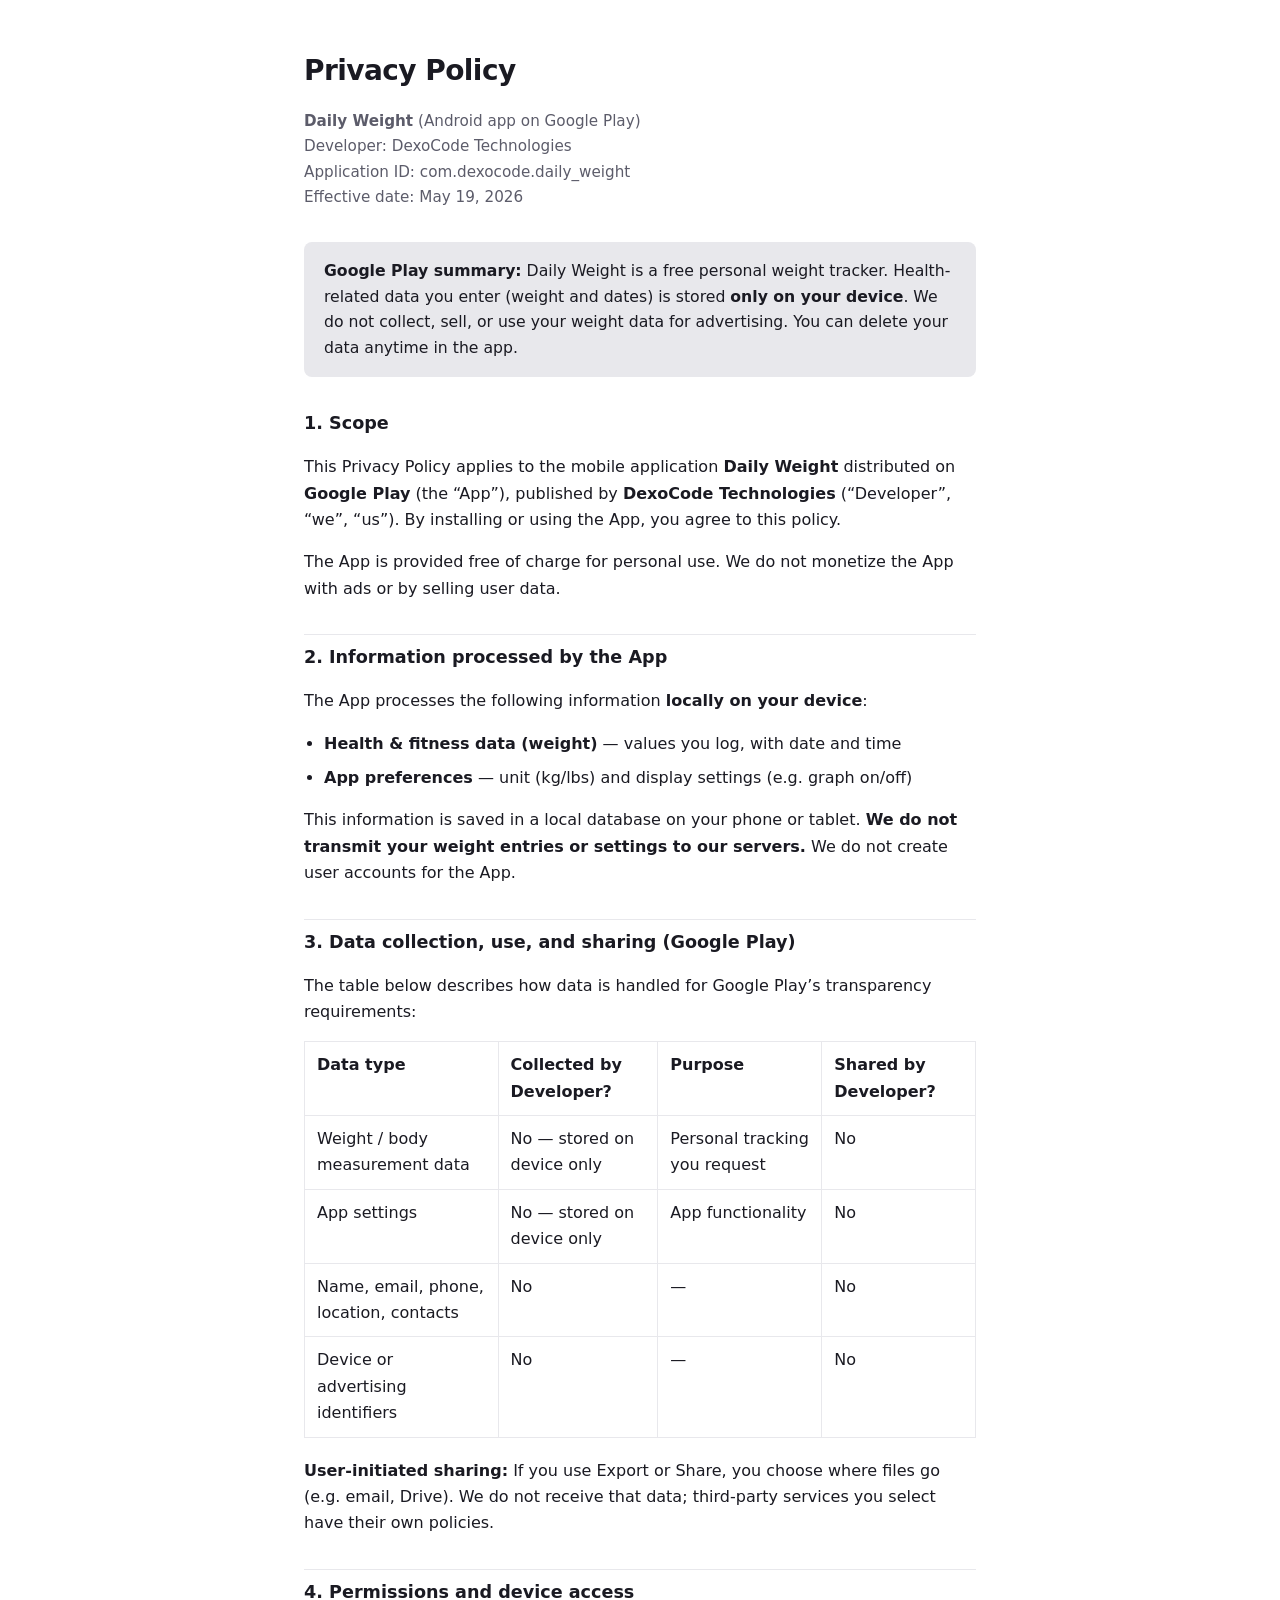
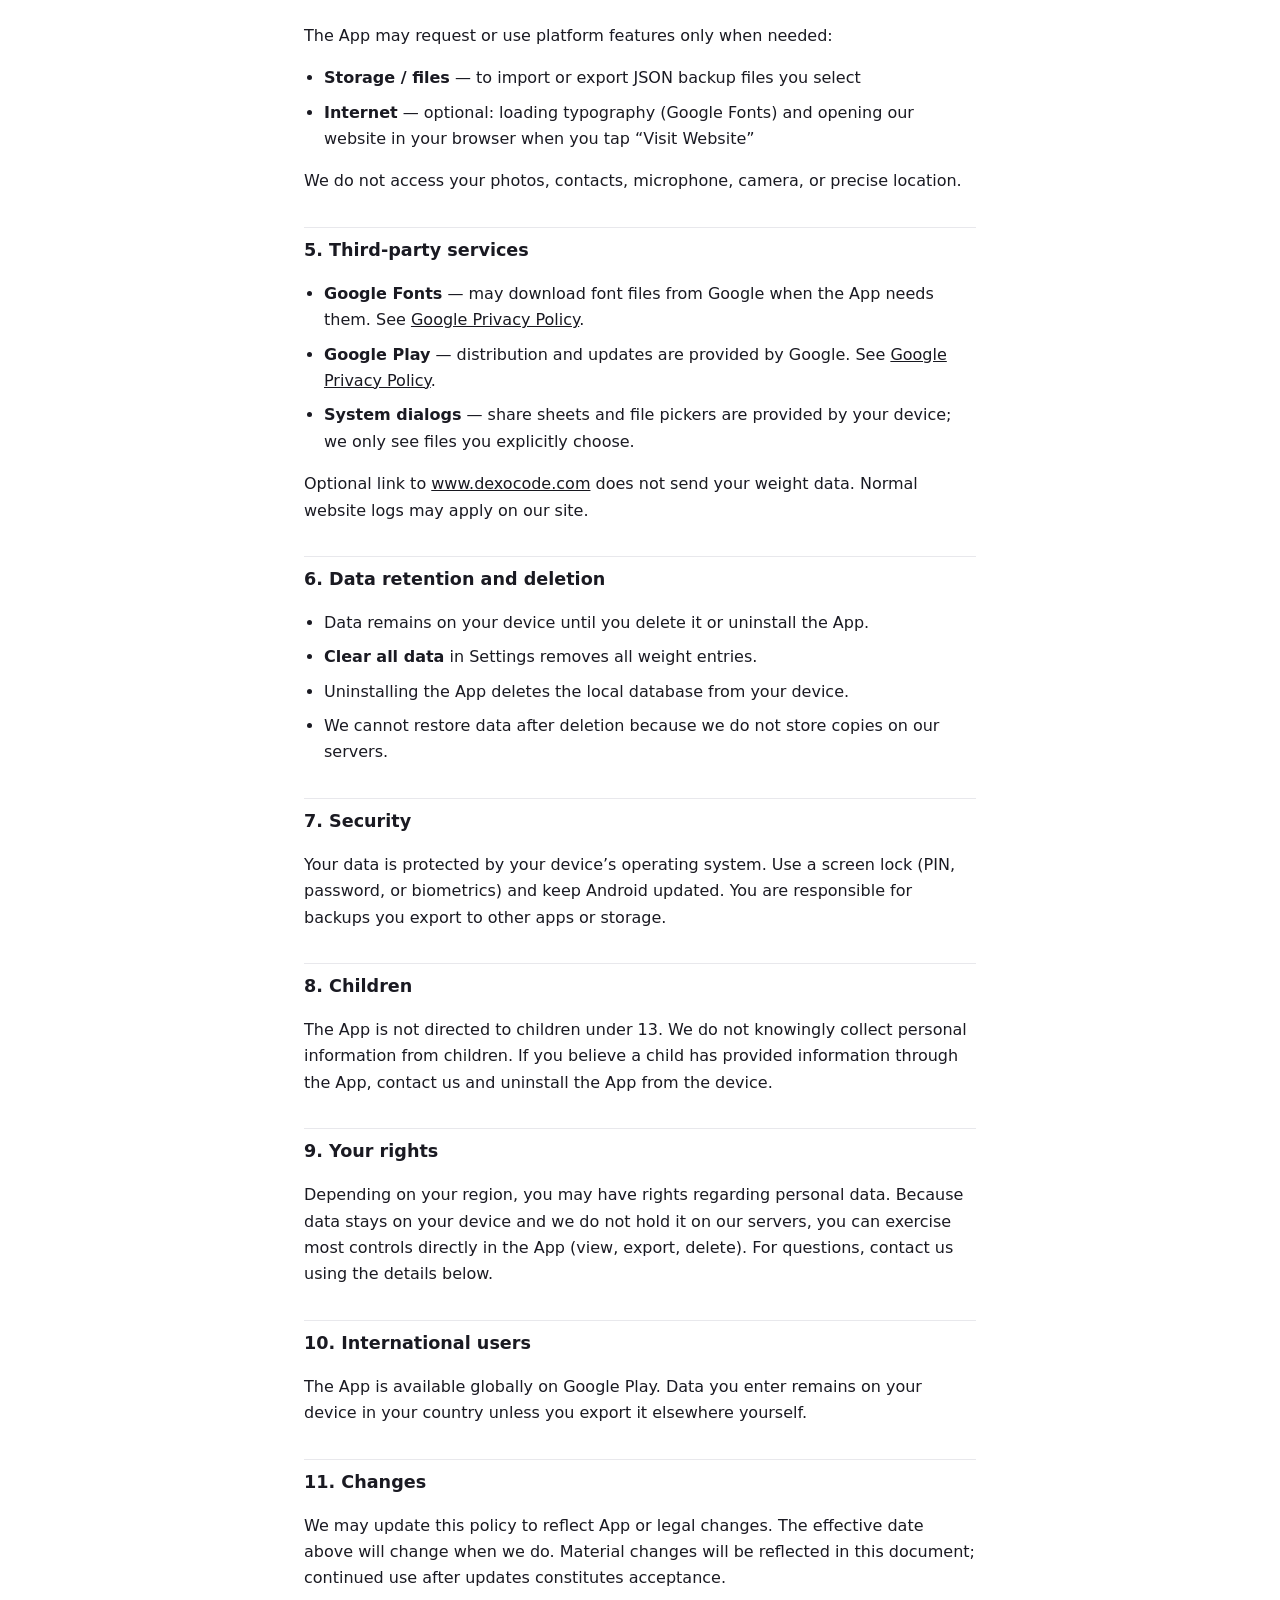
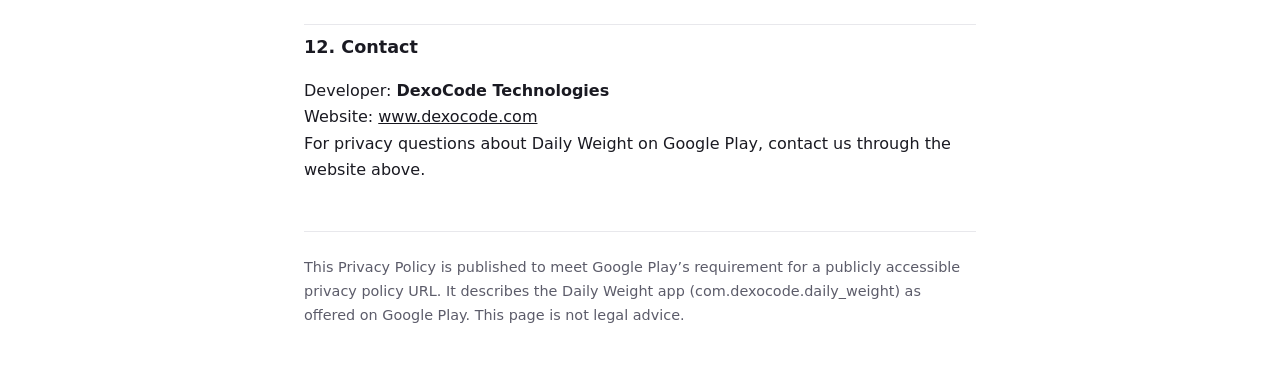
<file: dw_privacy_policy.html>
<!DOCTYPE html>
<html lang="en">
<head>
  <meta charset="utf-8" />
  <meta name="viewport" content="width=device-width, initial-scale=1" />
  <title>Privacy Policy — Daily Weight (Google Play)</title>
  <style>
    :root {
      color-scheme: light dark;
      --bg: #ffffff;
      --text: #1a1a22;
      --muted: #5c5c6a;
      --accent: #181820;
      --border: #e8e8ec;
    }
    @media (prefers-color-scheme: dark) {
      :root {
        --bg: #181820;
        --text: #e3e3e3;
        --muted: #a0a0ad;
        --accent: #e3e3e3;
        --border: #2e2e38;
      }
    }
    * { box-sizing: border-box; }
    body {
      margin: 0;
      font-family: system-ui, -apple-system, "Segoe UI", Roboto, Helvetica, Arial, sans-serif;
      line-height: 1.65;
      color: var(--text);
      background: var(--bg);
    }
    main {
      max-width: 720px;
      margin: 0 auto;
      padding: 48px 24px 64px;
    }
    h1 {
      font-size: 1.75rem;
      font-weight: 600;
      letter-spacing: -0.02em;
      margin: 0 0 8px;
    }
    .meta {
      color: var(--muted);
      font-size: 0.95rem;
      margin-bottom: 32px;
    }
    h2 {
      font-size: 1.1rem;
      font-weight: 600;
      margin: 32px 0 12px;
      padding-top: 8px;
      border-top: 1px solid var(--border);
    }
    h2:first-of-type { border-top: none; padding-top: 0; }
    p, li, td, th { font-size: 1rem; }
    ul { padding-left: 1.25rem; }
    li { margin-bottom: 0.5rem; }
    a { color: var(--accent); }
    .summary {
      background: var(--border);
      border-radius: 8px;
      padding: 16px 20px;
      margin-bottom: 32px;
      font-size: 0.98rem;
    }
    table {
      width: 100%;
      border-collapse: collapse;
      margin: 12px 0 20px;
      font-size: 0.95rem;
    }
    th, td {
      border: 1px solid var(--border);
      padding: 10px 12px;
      text-align: left;
      vertical-align: top;
    }
    th { font-weight: 600; }
    footer {
      margin-top: 48px;
      padding-top: 24px;
      border-top: 1px solid var(--border);
      color: var(--muted);
      font-size: 0.9rem;
    }
  </style>
</head>
<body>
  <main>
    <h1>Privacy Policy</h1>
    <p class="meta">
      <strong>Daily Weight</strong> (Android app on Google Play)<br />
      Developer: DexoCode Technologies<br />
      Application ID: com.dexocode.daily_weight<br />
      Effective date: May 19, 2026
    </p>

    <div class="summary">
      <strong>Google Play summary:</strong> Daily Weight is a free personal weight
      tracker. Health-related data you enter (weight and dates) is stored
      <strong>only on your device</strong>. We do not collect, sell, or use your
      weight data for advertising. You can delete your data anytime in the app.
    </div>

    <h2>1. Scope</h2>
    <p>
      This Privacy Policy applies to the mobile application <strong>Daily Weight</strong>
      distributed on <strong>Google Play</strong> (the “App”), published by
      <strong>DexoCode Technologies</strong> (“Developer”, “we”, “us”).
      By installing or using the App, you agree to this policy.
    </p>
    <p>
      The App is provided free of charge for personal use. We do not monetize the App
      with ads or by selling user data.
    </p>

    <h2>2. Information processed by the App</h2>
    <p>The App processes the following information <strong>locally on your device</strong>:</p>
    <ul>
      <li><strong>Health &amp; fitness data (weight)</strong> — values you log, with date and time</li>
      <li><strong>App preferences</strong> — unit (kg/lbs) and display settings (e.g. graph on/off)</li>
    </ul>
    <p>
      This information is saved in a local database on your phone or tablet.
      <strong>We do not transmit your weight entries or settings to our servers.</strong>
      We do not create user accounts for the App.
    </p>

    <h2>3. Data collection, use, and sharing (Google Play)</h2>
    <p>The table below describes how data is handled for Google Play’s transparency requirements:</p>
    <table>
      <thead>
        <tr>
          <th>Data type</th>
          <th>Collected by Developer?</th>
          <th>Purpose</th>
          <th>Shared by Developer?</th>
        </tr>
      </thead>
      <tbody>
        <tr>
          <td>Weight / body measurement data</td>
          <td>No — stored on device only</td>
          <td>Personal tracking you request</td>
          <td>No</td>
        </tr>
        <tr>
          <td>App settings</td>
          <td>No — stored on device only</td>
          <td>App functionality</td>
          <td>No</td>
        </tr>
        <tr>
          <td>Name, email, phone, location, contacts</td>
          <td>No</td>
          <td>—</td>
          <td>No</td>
        </tr>
        <tr>
          <td>Device or advertising identifiers</td>
          <td>No</td>
          <td>—</td>
          <td>No</td>
        </tr>
      </tbody>
    </table>
    <p>
      <strong>User-initiated sharing:</strong> If you use Export or Share, you choose
      where files go (e.g. email, Drive). We do not receive that data; third-party
      services you select have their own policies.
    </p>

    <h2>4. Permissions and device access</h2>
    <p>The App may request or use platform features only when needed:</p>
    <ul>
      <li><strong>Storage / files</strong> — to import or export JSON backup files you select</li>
      <li><strong>Internet</strong> — optional: loading typography (Google Fonts) and opening our website in your browser when you tap “Visit Website”</li>
    </ul>
    <p>We do not access your photos, contacts, microphone, camera, or precise location.</p>

    <h2>5. Third-party services</h2>
    <ul>
      <li>
        <strong>Google Fonts</strong> — may download font files from Google when the App
        needs them. See
        <a href="https://policies.google.com/privacy" rel="noopener noreferrer">Google Privacy Policy</a>.
      </li>
      <li>
        <strong>Google Play</strong> — distribution and updates are provided by Google.
        See
        <a href="https://policies.google.com/privacy" rel="noopener noreferrer">Google Privacy Policy</a>.
      </li>
      <li>
        <strong>System dialogs</strong> — share sheets and file pickers are provided by
        your device; we only see files you explicitly choose.
      </li>
    </ul>
    <p>
      Optional link to
      <a href="https://www.dexocode.com" rel="noopener noreferrer">www.dexocode.com</a>
      does not send your weight data. Normal website logs may apply on our site.
    </p>

    <h2>6. Data retention and deletion</h2>
    <ul>
      <li>Data remains on your device until you delete it or uninstall the App.</li>
      <li><strong>Clear all data</strong> in Settings removes all weight entries.</li>
      <li>Uninstalling the App deletes the local database from your device.</li>
      <li>We cannot restore data after deletion because we do not store copies on our servers.</li>
    </ul>

    <h2>7. Security</h2>
    <p>
      Your data is protected by your device’s operating system. Use a screen lock
      (PIN, password, or biometrics) and keep Android updated. You are responsible
      for backups you export to other apps or storage.
    </p>

    <h2>8. Children</h2>
    <p>
      The App is not directed to children under 13. We do not knowingly collect
      personal information from children. If you believe a child has provided
      information through the App, contact us and uninstall the App from the device.
    </p>

    <h2>9. Your rights</h2>
    <p>Depending on your region, you may have rights regarding personal data. Because
      data stays on your device and we do not hold it on our servers, you can exercise
      most controls directly in the App (view, export, delete). For questions, contact us
      using the details below.</p>

    <h2>10. International users</h2>
    <p>
      The App is available globally on Google Play. Data you enter remains on your
      device in your country unless you export it elsewhere yourself.
    </p>

    <h2>11. Changes</h2>
    <p>
      We may update this policy to reflect App or legal changes. The effective date
      above will change when we do. Material changes will be reflected in this
      document; continued use after updates constitutes acceptance.
    </p>

    <h2>12. Contact</h2>
    <p>
      Developer: <strong>DexoCode Technologies</strong><br />
      Website:
      <a href="https://www.dexocode.com" rel="noopener noreferrer">www.dexocode.com</a><br />
      For privacy questions about Daily Weight on Google Play, contact us through
      the website above.
    </p>

    <footer>
      This Privacy Policy is published to meet Google Play’s requirement for a
      publicly accessible privacy policy URL. It describes the Daily Weight app
      (com.dexocode.daily_weight) as offered on Google Play. This page is not legal advice.
    </footer>
  </main>
</body>
</html>
</file>
